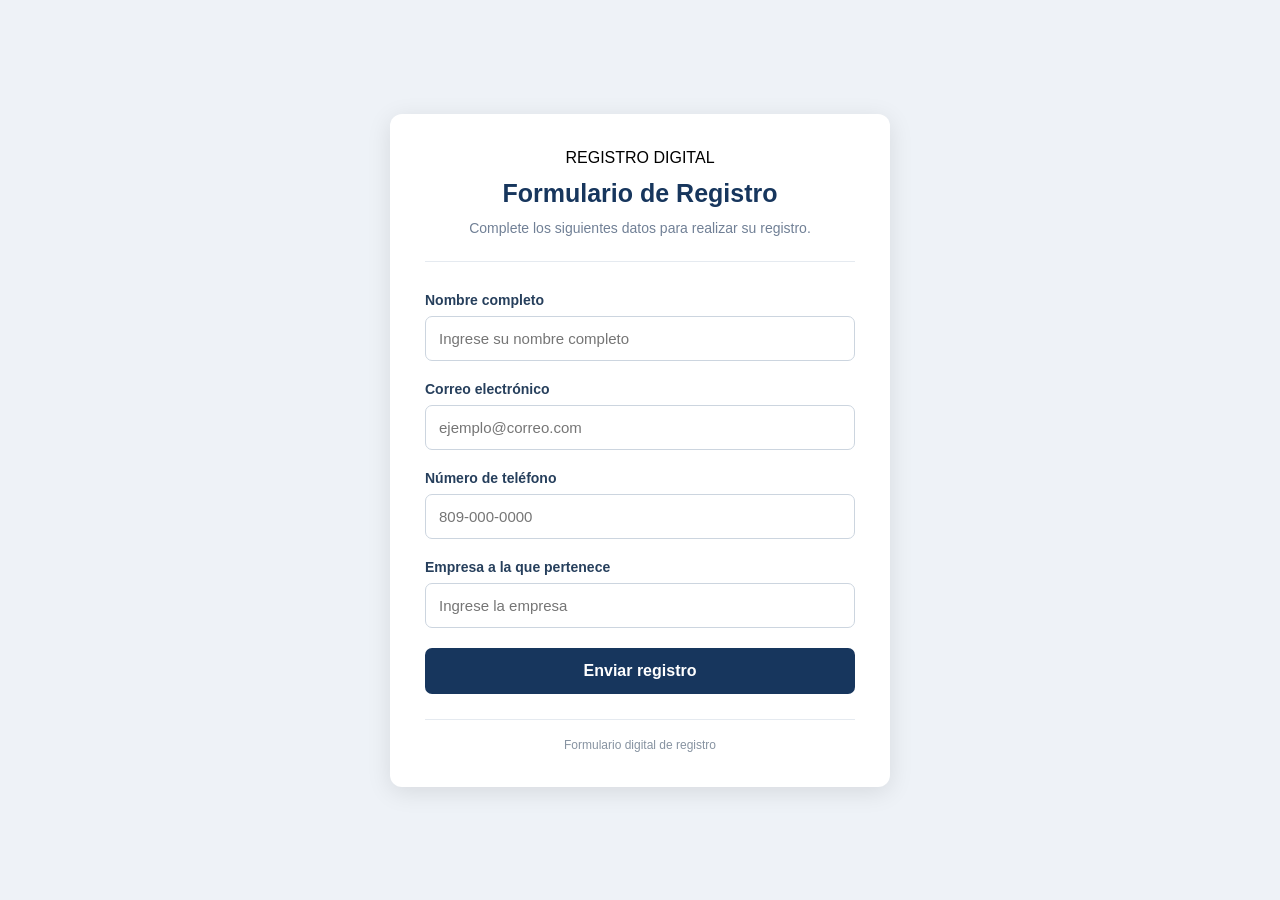
<file: index.html>
<!doctype html>
<html lang="es">
  <head>
    <meta charset="UTF-8" />
    <meta name="viewport" content="width=device-width, initial-scale=1.0" />
    <title>Formulario de Registro</title>
    <link rel="stylesheet" href="estilos.css" />
  </head>
  <body>
    <div class="contenedor">
      <header class="encabezado">
        <div class="logo">REGISTRO DIGITAL</div>
        <h1>Formulario de Registro</h1>
        <p>Complete los siguientes datos para realizar su registro.</p>
      </header>

      <form id="formulario">
        <div class="campo">
          <label for="nombre">Nombre completo</label>
          <input
            type="text"
            id="nombre"
            name="nombre"
            placeholder="Ingrese su nombre completo"
            required
          />
        </div>

        <div class="campo">
          <label for="correo">Correo electrónico</label>
          <input
            type="email"
            id="correo"
            name="correo"
            placeholder="ejemplo@correo.com"
            required
          />
        </div>

        <div class="campo">
          <label for="telefono">Número de teléfono</label>
          <input
            type="tel"
            id="telefono"
            name="telefono"
            placeholder="809-000-0000"
            required
          />
        </div>

        <div class="campo">
          <label for="empresa">Empresa a la que pertenece</label>
          <input
            type="text"
            id="empresa"
            name="empresa"
            placeholder="Ingrese la empresa"
            required
          />
        </div>

        <button type="submit" id="btnEnviar">Enviar registro</button>
        <p id="mensaje"></p>
      </form>

      <footer>Formulario digital de registro</footer>
    </div>

    <script src="script.js"></script>
    <iframe name="marcoEnvio" id="marcoEnvio" title="Envío de formulario" style="display: none"></iframe>
  </body>
</html>
</file>
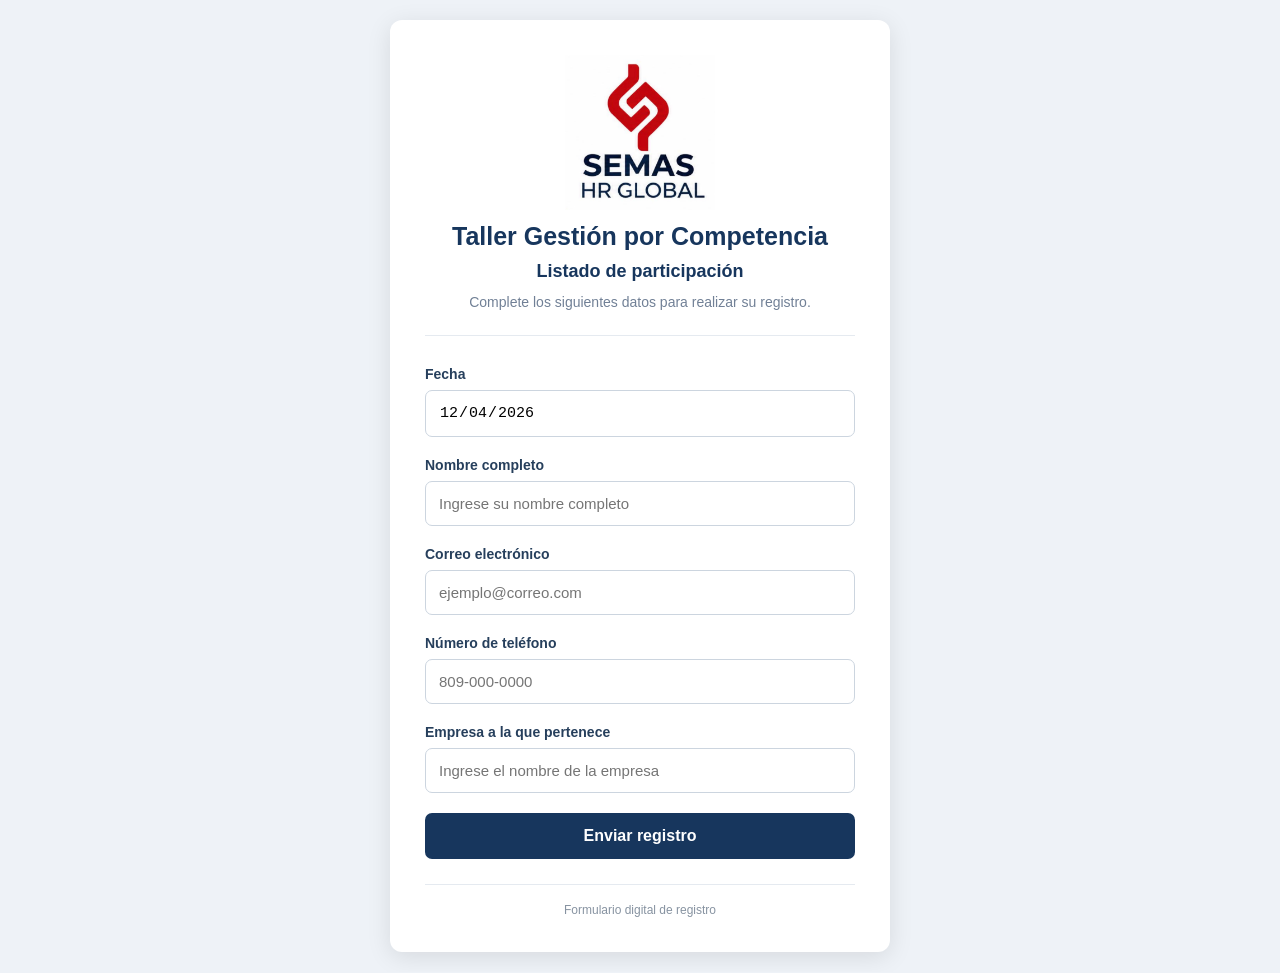
<file: Untitled-1.html>
<!doctype html>
<html lang="es">
  <head>
    <meta charset="UTF-8" />
    <meta name="viewport" content="width=device-width, initial-scale=1.0" />
    <title>Formulario de Registro</title>
    <link rel="stylesheet" href="estilos.css" />
  </head>
  <body>
    <div class="contenedor">
      <header class="encabezado">
        <img class="logo" src="logo-taller.jpeg" alt="SEMAS HR Global" />
        <h1>Taller Gestión por Competencia</h1>
        <h2>Listado de participación</h2>
        <p>Complete los siguientes datos para realizar su registro.</p>
      </header>

      <form id="formulario">
        <div class="campo">
          <label for="fecha">Fecha</label>
          <input type="date" id="fecha" name="fecha" readonly required />
        </div>

        <div class="campo">
          <label for="nombre">Nombre completo</label>
          <input
            type="text"
            id="nombre"
            name="nombre"
            placeholder="Ingrese su nombre completo"
            required
          />
        </div>

        <div class="campo">
          <label for="correo">Correo electrónico</label>
          <input
            type="email"
            id="correo"
            name="correo"
            placeholder="ejemplo@correo.com"
            required
          />
        </div>

        <div class="campo">
          <label for="telefono">Número de teléfono</label>
          <input
            type="tel"
            id="telefono"
            name="telefono"
            placeholder="809-000-0000"
            required
          />
        </div>

        <div class="campo">
          <label for="empresa">Empresa a la que pertenece</label>
          <input
            type="text"
            id="empresa"
            name="empresa"
            placeholder="Ingrese el nombre de la empresa"
            required
          />
        </div>

        <button type="submit" id="btnEnviar">Enviar registro</button>

        <p id="mensaje"></p>
      </form>

      <footer>Formulario digital de registro</footer>
    </div>

    <script src="script.js"></script>

    <iframe
      name="marcoEnvio"
      id="marcoEnvio"
      title="Envío de formulario"
      style="display: none"
    >
    </iframe>
  </body>
</html>
</file>
<file: estilos.css>
* {
    margin: 0;
    padding: 0;
    box-sizing: border-box;
}

body {
    font-family: Arial, sans-serif;
    background: #eef2f7;
    min-height: 100vh;
    display: flex;
    justify-content: center;
    align-items: center;
    padding: 20px;
}

.contenedor {
    width: 100%;
    max-width: 500px;
    background: white;
    padding: 35px;
    border-radius: 12px;
    box-shadow: 0 5px 25px rgba(0,0,0,0.10);
}

.encabezado {
    text-align: center;
    margin-bottom: 30px;
    border-bottom: 1px solid #e5eaf0;
    padding-bottom: 22px;
}

.logo {
    display: block;
    width: 150px;
    max-width: 100%;
    height: auto;
    margin: 0 auto 12px;
}

h1 {
    color: #17365d;
    font-size: 25px;
    margin-bottom: 10px;
}

h2 {
    color: #17365d;
    font-size: 18px;
    margin-bottom: 10px;
}

.encabezado p {
    color: #718096;
    font-size: 14px;
    line-height: 1.5;
}

.campo {
    margin-bottom: 20px;
}

label {
    display: block;
    margin-bottom: 8px;
    color: #263f5c;
    font-weight: bold;
    font-size: 14px;
}

input {
    width: 100%;
    padding: 13px;
    border: 1px solid #ccd5df;
    border-radius: 7px;
    font-size: 15px;
    outline: none;
}

input:focus {
    border-color: #245b91;
    box-shadow: 0 0 0 3px rgba(36,91,145,0.10);
}

button {
    width: 100%;
    padding: 14px;
    background: #17365d;
    color: white;
    border: none;
    border-radius: 7px;
    font-size: 16px;
    font-weight: bold;
    cursor: pointer;
}

button:hover {
    background: #245b91;
}

button:disabled {
    opacity: 0.6;
    cursor: wait;
}

#mensaje {
    text-align: center;
    margin-top: 15px;
    font-size: 14px;
    font-weight: bold;
}

footer {
    text-align: center;
    margin-top: 25px;
    padding-top: 18px;
    border-top: 1px solid #e5eaf0;
    color: #8793a1;
    font-size: 12px;
}

@media (max-width: 500px) {
    body {
        padding: 12px;
    }

    .contenedor {
        padding: 25px 20px;
    }

    h1 {
        font-size: 22px;
    }
}
</file>
